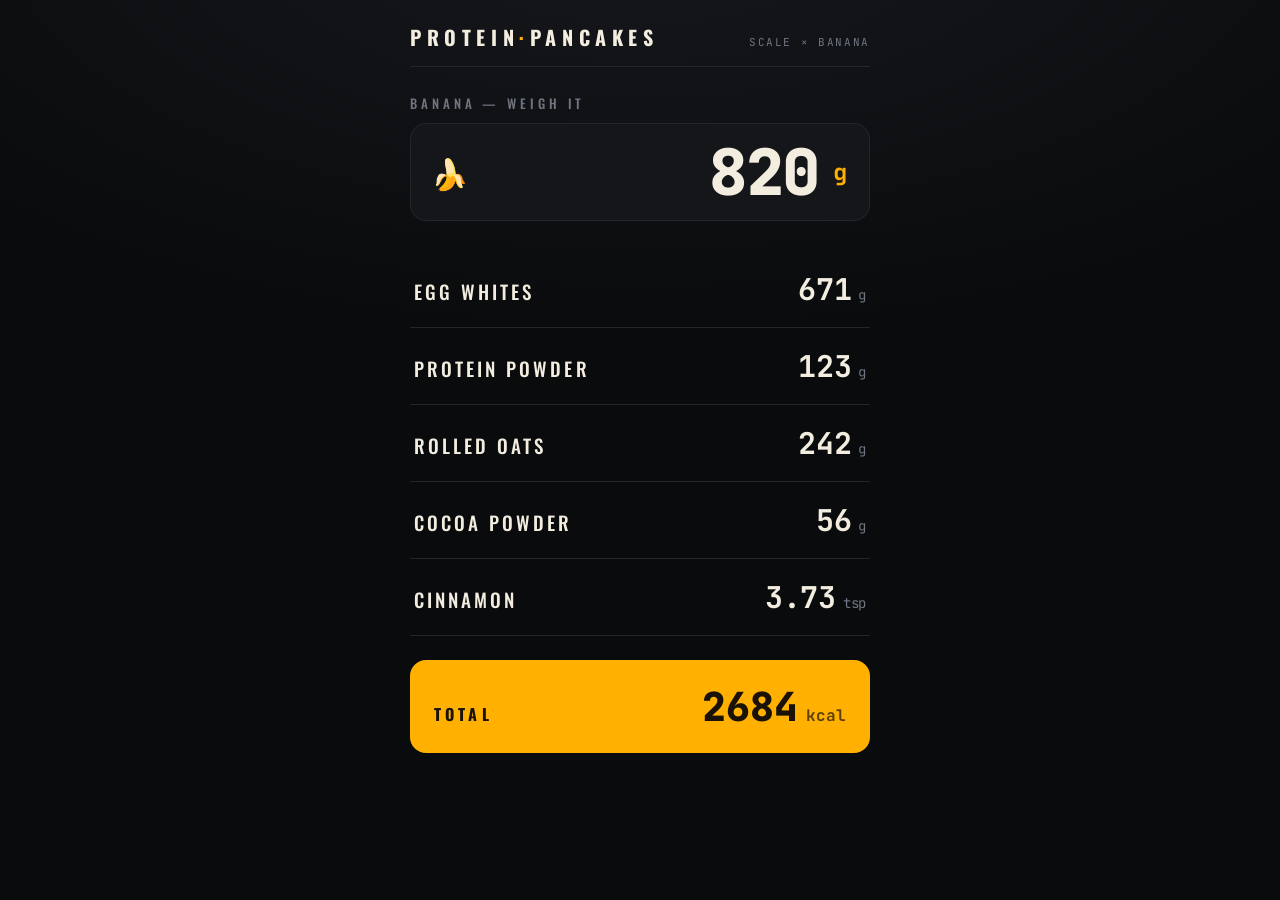
<file: index.html>
<!DOCTYPE html>
<html lang="en">
<head>
<meta charset="UTF-8">
<meta name="viewport" content="width=device-width, initial-scale=1.0, maximum-scale=1.0, user-scalable=no">
<meta name="description" content="Protein pancake recipe — weigh your banana, everything else scales.">
<meta name="theme-color" content="#0a0b0d">
<meta name="apple-mobile-web-app-capable" content="yes">
<meta name="apple-mobile-web-app-status-bar-style" content="black-translucent">
<meta name="apple-mobile-web-app-title" content="Pancakes">
<title>Protein Pancakes</title>
<link rel="manifest" href="manifest.json">
<link rel="preconnect" href="https://fonts.googleapis.com">
<link rel="preconnect" href="https://fonts.gstatic.com" crossorigin>
<link href="https://fonts.googleapis.com/css2?family=Oswald:wght@300;500;700&family=JetBrains+Mono:wght@400;700;800&display=swap" rel="stylesheet">
<link rel="stylesheet" href="styles.css">
</head>
<body>
  <main class="screen">
    <header>
      <div class="title">PROTEIN<span class="dot">·</span>PANCAKES</div>
      <div class="meta">SCALE × BANANA</div>
    </header>

    <section class="anchor">
      <label for="banana">Banana — weigh it</label>
      <div class="field">
        <input id="banana" type="number" inputmode="decimal" value="820" min="0" step="1" aria-label="Banana grams">
        <span class="unit">g</span>
      </div>
    </section>

    <section class="rows" id="rows"></section>

    <div class="total">
      <span class="lbl">Total</span>
      <span class="val"><span id="kcal">0</span><span class="u">kcal</span></span>
    </div>
  </main>

  <script src="app.js"></script>
</body>
</html>
</file>
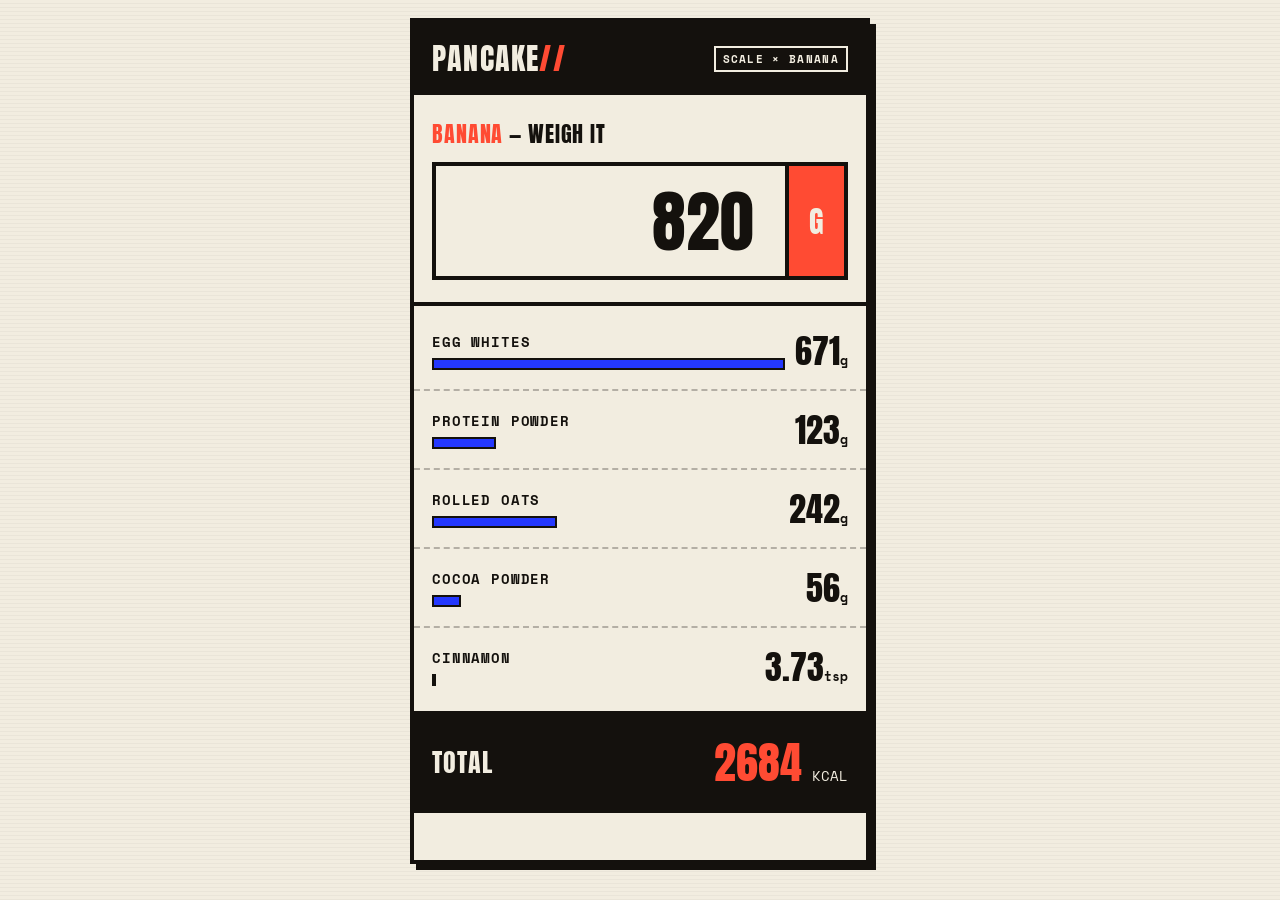
<file: designs/brutalist-card.html>
<!DOCTYPE html>
<html lang="en">
<head>
<meta charset="UTF-8">
<meta name="viewport" content="width=device-width, initial-scale=1.0, maximum-scale=1.0, user-scalable=no">
<title>Pancakes — Recipe Card</title>
<link rel="preconnect" href="https://fonts.googleapis.com">
<link rel="preconnect" href="https://fonts.gstatic.com" crossorigin>
<link href="https://fonts.googleapis.com/css2?family=Anton&family=Space+Mono:wght@400;700&display=swap" rel="stylesheet">
<style>
  :root {
    --paper: #f2ede0;
    --ink: #14110d;
    --red: #ff4b33;
    --blue: #2438ff;
    --shadow: 6px 6px 0 var(--ink);
  }
  * { margin: 0; padding: 0; box-sizing: border-box; }
  html, body { height: 100%; }
  body {
    background: var(--paper);
    background-image:
      repeating-linear-gradient(0deg, rgba(20,17,13,.035) 0 1px, transparent 1px 4px);
    color: var(--ink);
    font-family: 'Space Mono', monospace;
    -webkit-font-smoothing: antialiased;
    min-height: 100dvh;
    display: flex; justify-content: center;
    padding: 18px 14px 36px;
  }
  .card {
    width: 100%; max-width: 460px;
    border: 4px solid var(--ink);
    box-shadow: var(--shadow);
    background: var(--paper);
  }

  header {
    background: var(--ink); color: var(--paper);
    padding: 14px 18px;
    display: flex; align-items: center; justify-content: space-between;
  }
  header h1 {
    font-family: 'Anton', sans-serif; font-weight: 400;
    font-size: 30px; letter-spacing: 0.04em; text-transform: uppercase;
  }
  header h1 span { color: var(--red); }
  header .tag {
    font-size: 11px; font-weight: 700; text-transform: uppercase;
    letter-spacing: 0.12em; color: var(--paper);
    border: 2px solid var(--paper); padding: 3px 7px;
  }

  /* ── Banana input: the hero ── */
  .anchor { padding: 22px 18px; border-bottom: 4px solid var(--ink); }
  .anchor label {
    display: block; font-family: 'Anton', sans-serif;
    font-size: 22px; text-transform: uppercase; letter-spacing: 0.04em;
    margin-bottom: 12px;
  }
  .anchor label em { font-style: normal; color: var(--red); }
  .anchor .field {
    display: flex; align-items: stretch;
    border: 4px solid var(--ink); background: var(--paper);
  }
  .anchor .field:focus-within { background: #fff7d6; }
  .anchor input {
    flex: 1; min-width: 0;
    background: transparent; border: none; outline: none;
    color: var(--ink);
    font-family: 'Anton', sans-serif; font-size: 68px;
    text-align: right; padding: 4px 16px;
  }
  .anchor .unit {
    display: flex; align-items: center; padding: 0 20px;
    background: var(--red); color: var(--paper);
    font-family: 'Anton', sans-serif; font-size: 30px;
    border-left: 4px solid var(--ink);
  }

  /* ── Ingredient rows with proportional bars ── */
  .rows { padding: 6px 0; }
  .row {
    display: grid; grid-template-columns: 1fr auto;
    align-items: center; gap: 10px;
    padding: 13px 18px;
  }
  .row + .row { border-top: 2px dashed rgba(20,17,13,.28); }
  .row .label { min-width: 0; }
  .row .name {
    font-weight: 700; text-transform: uppercase; font-size: 14px;
    letter-spacing: 0.06em; margin-bottom: 6px; display: block;
  }
  .row .bar {
    height: 12px; background: var(--blue);
    border: 2px solid var(--ink); width: 0;
    transition: width .18s ease-out;
  }
  .row .amt {
    font-family: 'Anton', sans-serif; font-size: 34px; white-space: nowrap;
  }
  .row .amt .u { font-family: 'Space Mono', monospace; font-size: 13px; font-weight: 700; }

  .total {
    background: var(--ink); color: var(--paper);
    padding: 18px; display: flex; align-items: center; justify-content: space-between;
  }
  .total .lbl {
    font-family: 'Anton', sans-serif; font-size: 26px;
    text-transform: uppercase; letter-spacing: 0.04em;
  }
  .total .val { font-family: 'Anton', sans-serif; font-size: 44px; color: var(--red); }
  .total .val .u { font-family: 'Space Mono', monospace; font-size: 14px; color: var(--paper); }
</style>
</head>
<body>
  <main class="card">
    <header>
      <h1>PANCAKE<span>//</span></h1>
      <span class="tag">scale × banana</span>
    </header>

    <section class="anchor">
      <label for="banana"><em>Banana</em> — weigh it</label>
      <div class="field">
        <input id="banana" type="number" inputmode="decimal" value="820" min="0" step="1" aria-label="Banana grams">
        <span class="unit">G</span>
      </div>
    </section>

    <section class="rows" id="rows"></section>

    <div class="total">
      <span class="lbl">Total</span>
      <span class="val"><span id="kcal">0</span> <span class="u">KCAL</span></span>
    </div>
  </main>

<script>
  // Base recipe anchored on banana = 220 g  →  ratios per gram of banana.
  const ANCHOR_BANANA_G = 220;
  const INGREDIENTS = [
    { name: "Egg whites",     base: 180, unit: "g",   decimals: 0 },
    { name: "Protein powder", base: 33,  unit: "g",   decimals: 0 },
    { name: "Rolled oats",    base: 65,  unit: "g",   decimals: 0 },
    { name: "Cocoa powder",   base: 15,  unit: "g",   decimals: 0 },
    { name: "Cinnamon",       base: 1,   unit: "tsp", decimals: 2 },
  ];
  const KCAL_BASE = 720;
  const MAX_BASE = Math.max(...INGREDIENTS.map(i => i.base));

  function scale(bananaG) {
    const factor = bananaG / ANCHOR_BANANA_G;
    return {
      items: INGREDIENTS.map(i => ({ ...i, amount: i.base * factor, frac: i.base / MAX_BASE })),
      kcal: KCAL_BASE * factor,
    };
  }

  const rowsEl = document.getElementById("rows");
  const kcalEl = document.getElementById("kcal");
  const input  = document.getElementById("banana");

  function render() {
    const grams = parseFloat(input.value) || 0;
    const { items, kcal } = scale(grams);
    rowsEl.innerHTML = items.map(i => `
      <div class="row">
        <div class="label">
          <span class="name">${i.name}</span>
          <div class="bar" style="width:${(i.frac * 100).toFixed(0)}%"></div>
        </div>
        <span class="amt">${i.amount.toFixed(i.decimals)}<span class="u">${i.unit}</span></span>
      </div>`).join("");
    kcalEl.textContent = Math.round(kcal);
  }

  input.addEventListener("input", render);
  render();
</script>
</body>
</html>
</file>
<file: styles.css>
:root {
  --bg: #0a0b0d;
  --panel: #141619;
  --ink: #f3ede0;
  --dim: #6f7681;
  --amber: #ffb000;
  --amber-soft: rgba(255, 176, 0, 0.12);
  --line: #23262b;
}

* { margin: 0; padding: 0; box-sizing: border-box; }
html, body { height: 100%; }

body {
  background: radial-gradient(120% 80% at 50% -10%, #16181c 0%, var(--bg) 60%);
  color: var(--ink);
  font-family: 'Oswald', sans-serif;
  -webkit-font-smoothing: antialiased;
  min-height: 100dvh;
  display: flex;
  justify-content: center;
  padding: 22px 16px 40px;
}

.screen { width: 100%; max-width: 460px; }

header {
  display: flex;
  align-items: baseline;
  justify-content: space-between;
  border-bottom: 1px solid var(--line);
  padding-bottom: 14px;
  margin-bottom: 26px;
}
header .title {
  font-weight: 700;
  letter-spacing: 0.28em;
  text-transform: uppercase;
  font-size: 20px;
}
header .title .dot { color: var(--amber); }
header .meta {
  font-family: 'JetBrains Mono', monospace;
  font-size: 11px;
  color: var(--dim);
  letter-spacing: 0.15em;
}

/* Banana input: the one hero control */
.anchor { margin-bottom: 30px; }
.anchor label {
  display: block;
  text-transform: uppercase;
  letter-spacing: 0.3em;
  font-size: 13px;
  color: var(--dim);
  margin-bottom: 10px;
  font-weight: 500;
}
.anchor .field {
  display: flex;
  align-items: center;
  gap: 14px;
  background: var(--panel);
  border: 1px solid var(--line);
  border-radius: 16px;
  padding: 6px 22px 6px 6px;
  transition: box-shadow .2s, border-color .2s;
}
.anchor .field:focus-within {
  border-color: var(--amber);
  box-shadow: 0 0 0 3px var(--amber-soft);
}
.anchor .field::before {
  content: "🍌";
  font-size: 30px;
  line-height: 1;
  padding: 14px 4px 14px 14px;
  filter: saturate(1.1);
}
.anchor input {
  flex: 1;
  min-width: 0;
  background: transparent;
  border: none;
  outline: none;
  color: var(--ink);
  font-family: 'JetBrains Mono', monospace;
  font-weight: 800;
  font-size: 64px;
  letter-spacing: -0.02em;
  text-align: right;
}
/* Strip number-input spinners — they shrink the tap target */
.anchor input::-webkit-outer-spin-button,
.anchor input::-webkit-inner-spin-button { -webkit-appearance: none; margin: 0; }
.anchor input[type=number] { -moz-appearance: textfield; }
.anchor .unit {
  font-family: 'JetBrains Mono', monospace;
  font-weight: 700;
  font-size: 24px;
  color: var(--amber);
}

/* Scaled ingredient rows */
.rows { display: flex; flex-direction: column; }
.row {
  display: flex;
  align-items: baseline;
  justify-content: space-between;
  padding: 18px 4px;
  border-bottom: 1px solid var(--line);
}
.row .name {
  text-transform: uppercase;
  letter-spacing: 0.16em;
  font-size: 19px;
  font-weight: 500;
  color: var(--ink);
}
.row .amt {
  font-family: 'JetBrains Mono', monospace;
  font-weight: 700;
  font-size: 30px;
  letter-spacing: -0.01em;
  display: flex;
  align-items: baseline;
  gap: 7px;
}
.row .amt .u { font-size: 14px; color: var(--dim); font-weight: 400; }

.total {
  margin-top: 24px;
  background: var(--amber);
  color: #1a1206;
  border-radius: 16px;
  padding: 20px 24px;
  display: flex;
  align-items: baseline;
  justify-content: space-between;
}
.total .lbl {
  text-transform: uppercase;
  letter-spacing: 0.26em;
  font-weight: 700;
  font-size: 16px;
}
.total .val {
  font-family: 'JetBrains Mono', monospace;
  font-weight: 800;
  font-size: 40px;
  display: flex;
  align-items: baseline;
  gap: 8px;
}
.total .val .u { font-size: 16px; font-weight: 700; opacity: .7; }
</file>
